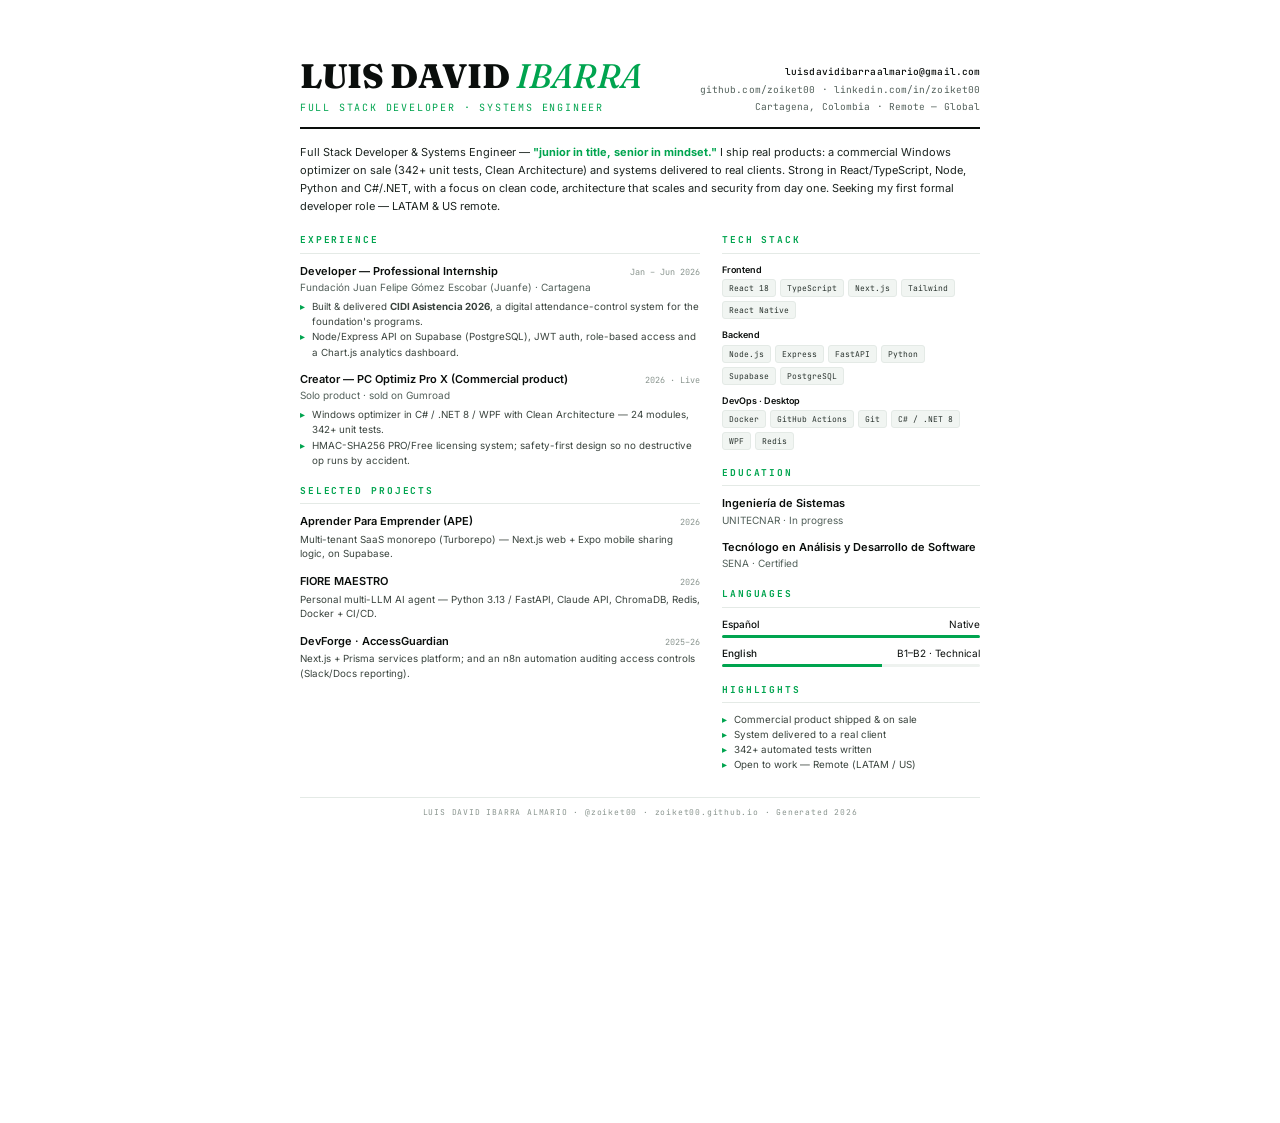
<file: cv.html>
<!DOCTYPE html>
<html lang="en">
<head>
<meta charset="UTF-8">
<title>Luis David Ibarra Almario — CV</title>
<link rel="preconnect" href="https://fonts.googleapis.com">
<link rel="preconnect" href="https://fonts.gstatic.com" crossorigin>
<link href="https://fonts.googleapis.com/css2?family=Fraunces:opsz,wght@9..144,500..900&family=Inter:wght@300;400;500;600;700&family=JetBrains+Mono:wght@400;500&display=swap" rel="stylesheet">
<style>
  *{margin:0;padding:0;box-sizing:border-box}
  :root{--ink:#0a0e0c;--dim:#52605a;--faint:#8a958f;--green:#00a44f;--line:#e4eae6}
  html,body{background:#fff}
  body{font-family:'Inter',sans-serif;color:var(--ink);font-size:10.5px;line-height:1.5;-webkit-print-color-adjust:exact;print-color-adjust:exact}
  .page{width:210mm;min-height:297mm;margin:0 auto;padding:16mm 15mm;background:#fff}
  /* header */
  .head{display:flex;justify-content:space-between;align-items:flex-end;border-bottom:2px solid var(--ink);padding-bottom:12px}
  .name{font-family:'Fraunces',serif;font-weight:840;font-size:34px;line-height:.95;letter-spacing:-.01em;text-transform:uppercase}
  .name em{font-style:italic;font-weight:500;color:var(--green)}
  .role{font-family:'JetBrains Mono',monospace;font-size:10px;letter-spacing:.18em;color:var(--green);text-transform:uppercase;margin-top:7px}
  .contact{text-align:right;font-family:'JetBrains Mono',monospace;font-size:9.5px;color:var(--dim);line-height:1.8;letter-spacing:.01em}
  .contact b{color:var(--ink);font-weight:500}
  /* body grid */
  .grid{display:grid;grid-template-columns:1.55fr 1fr;gap:22px;margin-top:18px}
  h2{font-family:'JetBrains Mono',monospace;font-size:9.5px;letter-spacing:.2em;color:var(--green);text-transform:uppercase;margin:0 0 9px;padding-bottom:5px;border-bottom:1px solid var(--line)}
  section{margin-bottom:16px}
  .summary{font-size:11px;line-height:1.65;color:#1c2420}
  .summary b{color:var(--green)}
  .item{margin-bottom:11px}
  .item-h{display:flex;justify-content:space-between;align-items:baseline;gap:8px}
  .item-t{font-weight:600;font-size:11px;color:var(--ink)}
  .item-d{font-family:'JetBrains Mono',monospace;font-size:8.5px;color:var(--faint);white-space:nowrap}
  .item-s{font-size:10px;color:var(--dim);margin-top:1px}
  .item-p{font-size:9.8px;color:#39433d;margin-top:3px;line-height:1.5}
  ul.bul{list-style:none;margin-top:4px}
  ul.bul li{font-size:9.8px;color:#39433d;padding-left:12px;position:relative;line-height:1.55}
  ul.bul li::before{content:'▸';position:absolute;left:0;color:var(--green)}
  .tags{display:flex;flex-wrap:wrap;gap:4px}
  .tags span{font-family:'JetBrains Mono',monospace;font-size:8px;background:#f1f5f2;border:1px solid var(--line);color:#2c3631;padding:2px 6px;border-radius:3px}
  .skillcat{margin-bottom:9px}
  .skillcat .k{font-size:9px;font-weight:600;color:var(--ink);margin-bottom:3px}
  .lang-row{display:flex;justify-content:space-between;font-size:10px;margin-bottom:3px}
  .lang-row b{font-weight:500}
  .bar{height:3px;background:#eef2ef;border-radius:3px;overflow:hidden;margin-bottom:8px}
  .bar i{display:block;height:100%;background:var(--green)}
  .foot{margin-top:8px;font-family:'JetBrains Mono',monospace;font-size:8px;color:var(--faint);letter-spacing:.1em;text-align:center;border-top:1px solid var(--line);padding-top:8px}
</style>
</head>
<body>
<div class="page">

  <header class="head">
    <div>
      <div class="name">Luis David <em>Ibarra</em></div>
      <div class="role">Full Stack Developer · Systems Engineer</div>
    </div>
    <div class="contact">
      <div><b>luisdavidibarraalmario@gmail.com</b></div>
      <div>github.com/zoiket00 · linkedin.com/in/zoiket00</div>
      <div>Cartagena, Colombia · Remote — Global</div>
    </div>
  </header>

  <section style="margin-top:14px">
    <p class="summary">Full Stack Developer &amp; Systems Engineer — <b>"junior in title, senior in mindset."</b> I ship real products: a commercial Windows optimizer on sale (342+ unit tests, Clean Architecture) and systems delivered to real clients. Strong in React/TypeScript, Node, Python and C#/.NET, with a focus on clean code, architecture that scales and security from day one. Seeking my first formal developer role — LATAM &amp; US remote.</p>
  </section>

  <div class="grid">
    <!-- MAIN -->
    <div>
      <section>
        <h2>Experience</h2>
        <div class="item">
          <div class="item-h"><span class="item-t">Developer — Professional Internship</span><span class="item-d">Jan – Jun 2026</span></div>
          <div class="item-s">Fundación Juan Felipe Gómez Escobar (Juanfe) · Cartagena</div>
          <ul class="bul">
            <li>Built &amp; delivered <b>CIDI Asistencia 2026</b>, a digital attendance-control system for the foundation's programs.</li>
            <li>Node/Express API on Supabase (PostgreSQL), JWT auth, role-based access and a Chart.js analytics dashboard.</li>
          </ul>
        </div>
        <div class="item">
          <div class="item-h"><span class="item-t">Creator — PC Optimiz Pro X (Commercial product)</span><span class="item-d">2026 · Live</span></div>
          <div class="item-s">Solo product · sold on Gumroad</div>
          <ul class="bul">
            <li>Windows optimizer in C# / .NET 8 / WPF with Clean Architecture — 24 modules, 342+ unit tests.</li>
            <li>HMAC-SHA256 PRO/Free licensing system; safety-first design so no destructive op runs by accident.</li>
          </ul>
        </div>
      </section>

      <section>
        <h2>Selected Projects</h2>
        <div class="item">
          <div class="item-h"><span class="item-t">Aprender Para Emprender (APE)</span><span class="item-d">2026</span></div>
          <div class="item-p">Multi-tenant SaaS monorepo (Turborepo) — Next.js web + Expo mobile sharing logic, on Supabase.</div>
        </div>
        <div class="item">
          <div class="item-h"><span class="item-t">FIORE MAESTRO</span><span class="item-d">2026</span></div>
          <div class="item-p">Personal multi-LLM AI agent — Python 3.13 / FastAPI, Claude API, ChromaDB, Redis, Docker + CI/CD.</div>
        </div>
        <div class="item">
          <div class="item-h"><span class="item-t">DevForge · AccessGuardian</span><span class="item-d">2025–26</span></div>
          <div class="item-p">Next.js + Prisma services platform; and an n8n automation auditing access controls (Slack/Docs reporting).</div>
        </div>
      </section>
    </div>

    <!-- SIDE -->
    <div>
      <section>
        <h2>Tech Stack</h2>
        <div class="skillcat"><div class="k">Frontend</div><div class="tags"><span>React 18</span><span>TypeScript</span><span>Next.js</span><span>Tailwind</span><span>React Native</span></div></div>
        <div class="skillcat"><div class="k">Backend</div><div class="tags"><span>Node.js</span><span>Express</span><span>FastAPI</span><span>Python</span><span>Supabase</span><span>PostgreSQL</span></div></div>
        <div class="skillcat"><div class="k">DevOps · Desktop</div><div class="tags"><span>Docker</span><span>GitHub Actions</span><span>Git</span><span>C# / .NET 8</span><span>WPF</span><span>Redis</span></div></div>
      </section>

      <section>
        <h2>Education</h2>
        <div class="item">
          <div class="item-t">Ingeniería de Sistemas</div>
          <div class="item-s">UNITECNAR · In progress</div>
        </div>
        <div class="item">
          <div class="item-t">Tecnólogo en Análisis y Desarrollo de Software</div>
          <div class="item-s">SENA · Certified</div>
        </div>
      </section>

      <section>
        <h2>Languages</h2>
        <div class="lang-row"><b>Español</b><span>Native</span></div>
        <div class="bar"><i style="width:100%"></i></div>
        <div class="lang-row"><b>English</b><span>B1–B2 · Technical</span></div>
        <div class="bar"><i style="width:62%"></i></div>
      </section>

      <section>
        <h2>Highlights</h2>
        <ul class="bul">
          <li>Commercial product shipped &amp; on sale</li>
          <li>System delivered to a real client</li>
          <li>342+ automated tests written</li>
          <li>Open to work — Remote (LATAM / US)</li>
        </ul>
      </section>
    </div>
  </div>

  <div class="foot">LUIS DAVID IBARRA ALMARIO · @zoiket00 · zoiket00.github.io · Generated 2026</div>
</div>
</body>
</html>
</file>
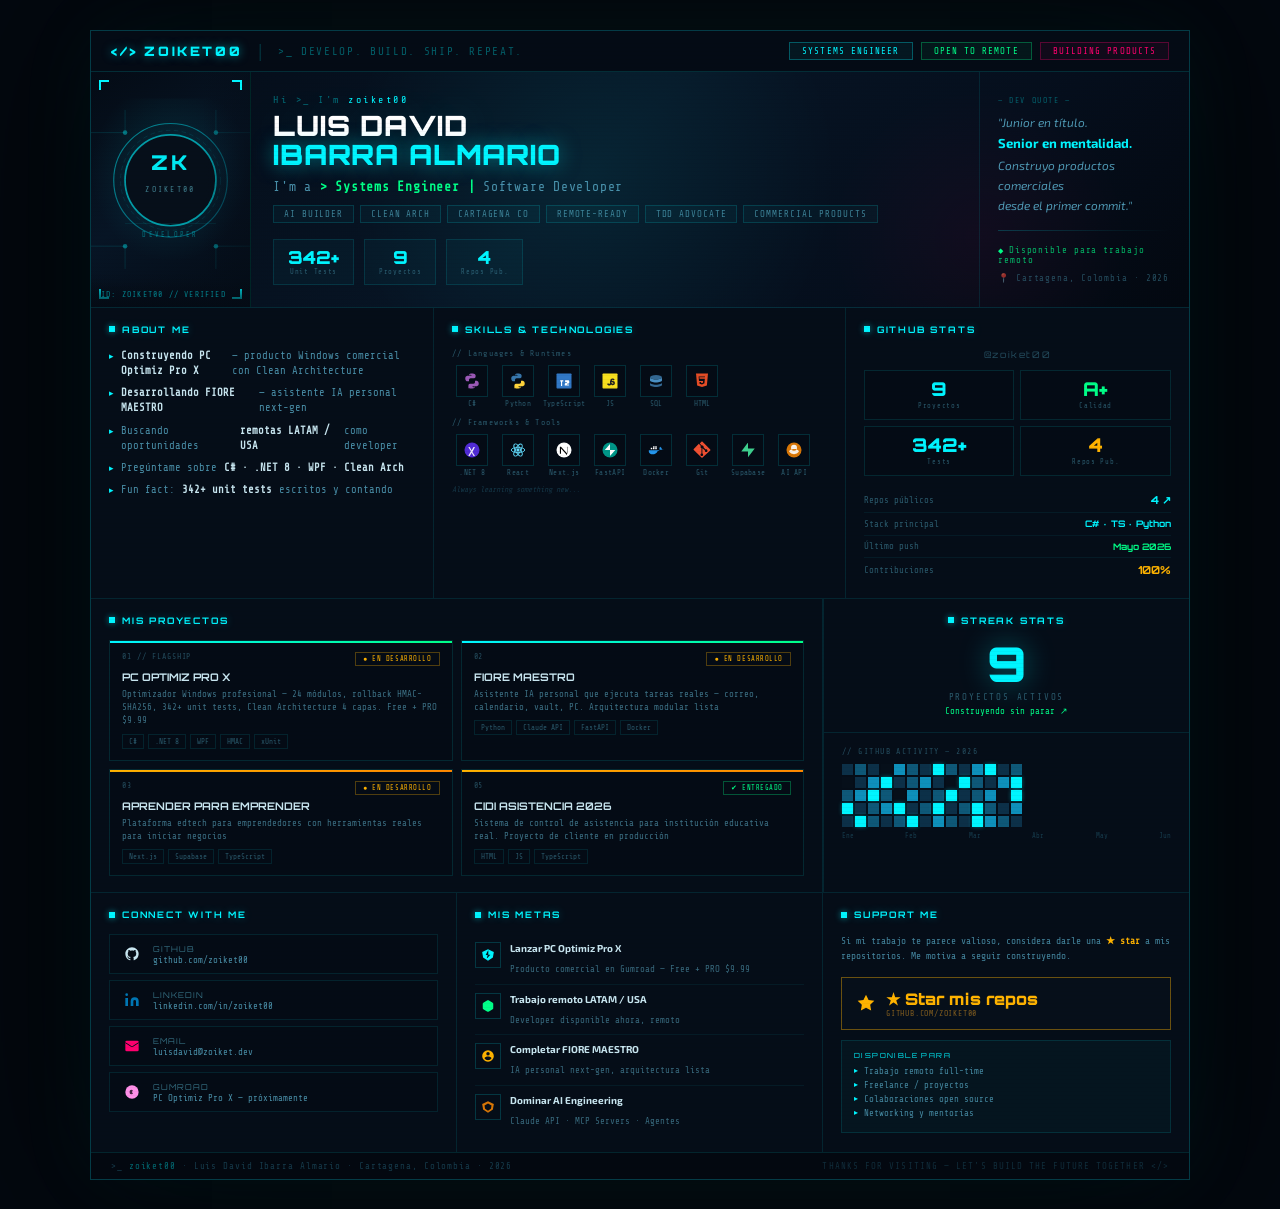
<file: index-banner-backup.html>
﻿<!DOCTYPE html>
<html lang="es">
<head>
<meta charset="UTF-8">
<meta name="viewport" content="width=device-width, initial-scale=1.0">
<title>zoiket00 — Luis David Ibarra Almario</title>
<link href="https://fonts.googleapis.com/css2?family=Share+Tech+Mono&family=Orbitron:wght@400;700;900&family=Exo+2:wght@300;400;600;700;800&display=swap" rel="stylesheet">
<style>
*{box-sizing:border-box;margin:0;padding:0}
body{
  background:#03080f;
  display:flex;align-items:flex-start;justify-content:center;
  min-height:100vh;padding:30px 20px;
  font-family:'Exo 2',sans-serif;
}
.banner{
  width:1100px;background:#050d18;
  border:1px solid rgba(0,245,255,0.2);
  overflow:hidden;position:relative;
  box-shadow:0 0 80px rgba(0,245,255,0.06),0 0 160px rgba(0,0,0,0.9);
}
.banner::before{
  content:'';position:absolute;inset:0;
  background:repeating-linear-gradient(0deg,transparent,transparent 3px,rgba(0,0,0,0.08) 3px,rgba(0,0,0,0.08) 4px);
  pointer-events:none;z-index:999;opacity:.4;
}

/* TOPBAR */
.topbar{
  background:#040b15;border-bottom:1px solid rgba(0,245,255,0.15);
  padding:9px 20px;display:flex;align-items:center;gap:16px;
}
.topbar-logo{
  font-family:'Orbitron',monospace;font-size:13px;font-weight:900;
  color:#00f5ff;letter-spacing:.2em;
  text-shadow:0 0 10px rgba(0,245,255,0.5);
}
.topbar-sep{color:rgba(0,245,255,0.2);font-size:18px}
.topbar-tag{font-family:'Share Tech Mono',monospace;font-size:11px;color:rgba(0,245,255,0.35);letter-spacing:.15em}
.topbar-badges{display:flex;gap:8px;margin-left:auto}
.tbadge{font-family:'Share Tech Mono',monospace;font-size:9px;padding:3px 12px;border:1px solid;letter-spacing:.12em;text-transform:uppercase}
.tb-c{color:#00f5ff;border-color:rgba(0,245,255,0.3);background:rgba(0,245,255,0.05)}
.tb-g{color:#00ff88;border-color:rgba(0,255,136,0.3);background:rgba(0,255,136,0.05)}
.tb-m{color:#ff006e;border-color:rgba(255,0,110,0.3);background:rgba(255,0,110,0.05)}

/* HERO */
.hero{
  background:linear-gradient(135deg,#040c18 0%,#071525 45%,#050e1c 75%,#030810 100%);
  border-bottom:1px solid rgba(0,245,255,0.12);
  display:grid;grid-template-columns:160px 1fr 210px;
  position:relative;overflow:hidden;
}
.hero-glow1{position:absolute;width:500px;height:500px;border-radius:50%;background:radial-gradient(ellipse,rgba(0,245,255,0.07) 0%,transparent 70%);top:-150px;left:250px;pointer-events:none}
.hero-glow2{position:absolute;width:300px;height:300px;border-radius:50%;background:radial-gradient(ellipse,rgba(255,0,110,0.05) 0%,transparent 70%);bottom:-80px;right:60px;pointer-events:none}

/* PHOTO COLUMN */
.hero-photo{
  position:relative;overflow:hidden;
  background:#000;
  border-right:1px solid rgba(0,245,255,0.15);
}
.hero-photo img{
  width:100%;height:100%;
  object-fit:cover;object-position:center top;
  display:block;
  filter:contrast(1.12) brightness(1.08) saturate(1.08);
}
.hero-photo::after{
  content:'';position:absolute;inset:0;
  background:linear-gradient(to right,transparent 70%,rgba(5,13,24,0.6) 100%),
             linear-gradient(to bottom,transparent 85%,rgba(5,13,24,0.8) 100%);
  pointer-events:none;
}
.photo-corner{position:absolute;width:10px;height:10px;border-color:#00f5ff;border-style:solid;z-index:2}
.pc-tl{top:8px;left:8px;border-width:2px 0 0 2px}
.pc-tr{top:8px;right:8px;border-width:2px 2px 0 0}
.pc-bl{bottom:8px;left:8px;border-width:0 0 2px 2px}
.pc-br{bottom:8px;right:8px;border-width:0 2px 2px 0}
.photo-scan{
  position:absolute;bottom:0;left:0;right:0;padding:8px 10px;z-index:2;
  background:linear-gradient(to top,rgba(4,11,21,0.95),transparent);
}
.photo-scan-text{font-family:'Share Tech Mono',monospace;font-size:8px;color:rgba(0,245,255,0.5);letter-spacing:.15em}

/* HERO MID */
.hero-mid{padding:22px 22px;position:relative;z-index:1;display:flex;flex-direction:column;justify-content:center}
.hero-eye{font-family:'Share Tech Mono',monospace;font-size:10px;color:rgba(0,245,255,0.4);letter-spacing:.25em;margin-bottom:6px}
.hero-eye span{color:#00f5ff}
.hero-name{font-family:'Orbitron',monospace;font-weight:900;font-size:28px;line-height:1.05;letter-spacing:.03em;color:#fff;text-shadow:0 0 40px rgba(0,245,255,0.2)}
.hero-name em{color:#00f5ff;font-style:normal;text-shadow:0 0 20px rgba(0,245,255,0.5)}
.hero-sub{font-family:'Share Tech Mono',monospace;font-size:13px;color:rgba(90,175,204,0.8);margin-top:9px;letter-spacing:.06em}
.hero-sub b{color:#00ff88}
.hero-htags{display:flex;gap:6px;margin-top:11px;flex-wrap:wrap}
.htag{font-family:'Share Tech Mono',monospace;font-size:9px;padding:3px 10px;border:1px solid rgba(0,245,255,0.15);color:rgba(74,154,176,0.8);letter-spacing:.1em;background:rgba(0,245,255,0.03)}
.hero-stats{display:flex;gap:10px;margin-top:16px}
.hstat{text-align:center;padding:8px 14px;border:1px solid rgba(0,245,255,0.12);background:rgba(0,245,255,0.03)}
.hstat-n{font-family:'Orbitron',monospace;font-size:18px;font-weight:900;color:#00f5ff;line-height:1}
.hstat-l{font-family:'Share Tech Mono',monospace;font-size:7px;color:rgba(58,122,144,0.7);letter-spacing:.1em;margin-top:2px}

/* HERO RIGHT */
.hero-right{padding:22px 18px;position:relative;z-index:1;display:flex;flex-direction:column;justify-content:center;border-left:1px solid rgba(0,245,255,0.1)}
.hr-label{font-family:'Share Tech Mono',monospace;font-size:8px;color:rgba(0,245,255,0.35);letter-spacing:.2em;margin-bottom:8px}
.hr-quote{font-family:'Exo 2',sans-serif;font-size:12px;color:rgba(90,175,204,0.85);font-style:italic;line-height:1.65}
.hr-quote strong{color:#00f5ff;font-style:normal;display:block;font-size:13px;font-weight:700;margin-bottom:2px}
.hr-divider{width:100%;height:1px;background:linear-gradient(to right,rgba(0,245,255,0.2),transparent);margin:14px 0}
.hr-avail{font-family:'Share Tech Mono',monospace;font-size:9px;color:rgba(0,255,136,0.7);letter-spacing:.1em;margin-bottom:8px}
.hr-avail::before{content:'◆ ';color:#00ff88;font-size:7px}
.hr-loc{font-family:'Share Tech Mono',monospace;font-size:9px;color:rgba(58,122,144,0.6);letter-spacing:.1em}

/* ROW 1 */
.row1{display:grid;grid-template-columns:1fr 1.2fr 1fr;border-bottom:1px solid rgba(0,245,255,0.1)}
.panel{border-right:1px solid rgba(0,245,255,0.1);padding:16px 18px}
.panel:last-child{border-right:none}
.ptitle{
  font-family:'Orbitron',monospace;font-size:9px;font-weight:700;
  color:#00f5ff;letter-spacing:.2em;margin-bottom:14px;
  display:flex;align-items:center;gap:7px;
  text-shadow:0 0 8px rgba(0,245,255,0.3);
}
.ptitle::before{content:'';width:6px;height:6px;background:#00f5ff;flex-shrink:0;box-shadow:0 0 6px rgba(0,245,255,0.6)}

/* ABOUT */
.ai{font-family:'Share Tech Mono',monospace;font-size:10.5px;color:rgba(90,175,204,0.8);margin-bottom:7px;display:flex;gap:7px;line-height:1.45;align-items:flex-start}
.ai::before{content:'▸';color:#00f5ff;flex-shrink:0;font-size:9px;margin-top:1px}
.ai b{color:#c8e6f0}

/* SKILLS */
.sg-label{font-family:'Share Tech Mono',monospace;font-size:8px;color:rgba(58,122,144,0.7);letter-spacing:.15em;margin-bottom:7px;margin-top:10px}
.sg-label:first-of-type{margin-top:0}
.sicons{display:flex;flex-wrap:wrap;gap:6px}
.sitem{display:flex;flex-direction:column;align-items:center;gap:2px;width:40px}
.sbox{width:32px;height:32px;border:1px solid rgba(0,245,255,0.15);background:#040b15;display:flex;align-items:center;justify-content:center;transition:border-color .2s}
.sbox:hover{border-color:rgba(0,245,255,0.5)}
.sbox svg{width:18px;height:18px}
.slbl{font-family:'Share Tech Mono',monospace;font-size:7.5px;color:rgba(58,122,144,0.7);letter-spacing:.04em}

/* GITHUB STATS */
.grade-grid{display:grid;grid-template-columns:1fr 1fr;gap:6px;margin-bottom:12px}
.gcard{background:#040b15;border:1px solid rgba(0,245,255,0.12);padding:9px 10px;text-align:center}
.gcard-n{font-family:'Orbitron',monospace;font-size:19px;font-weight:900;color:#00f5ff;line-height:1}
.gcard-l{font-family:'Share Tech Mono',monospace;font-size:7px;color:rgba(58,122,144,0.7);letter-spacing:.1em;margin-top:3px}
.srow{display:flex;align-items:center;justify-content:space-between;padding:5px 0;border-bottom:1px solid rgba(0,245,255,0.06)}
.srow:last-child{border-bottom:none}
.srow-l{font-family:'Share Tech Mono',monospace;font-size:9px;color:rgba(58,122,144,0.7)}
.srow-v{font-family:'Orbitron',monospace;font-size:11px;font-weight:700;color:#00f5ff}

/* ROW 2 */
.row2{display:grid;grid-template-columns:2fr 1fr;border-bottom:1px solid rgba(0,245,255,0.1)}
.proj-grid{display:grid;grid-template-columns:1fr 1fr;gap:8px}
.pcard{border:1px solid rgba(0,245,255,0.12);background:#040b15;padding:11px 12px;position:relative;overflow:hidden}
.pcard::before{content:'';position:absolute;top:0;left:0;right:0;height:2px}
.pcard.prod::before{background:linear-gradient(90deg,#00f5ff,#00ff88)}
.pcard.func::before{background:linear-gradient(90deg,#ffb300,#ff8800)}
.pcard-header{display:flex;align-items:flex-start;justify-content:space-between;margin-bottom:5px}
.pcard-id{font-family:'Share Tech Mono',monospace;font-size:8px;color:rgba(58,122,144,0.6);letter-spacing:.12em}
.pcard-status{font-family:'Share Tech Mono',monospace;font-size:7px;padding:2px 7px;border:1px solid;letter-spacing:.08em}
.ps-dev{color:#ffb300;border-color:rgba(255,179,0,0.3)}
.ps-done{color:#00ff88;border-color:rgba(0,255,136,0.3)}
.pcard-name{font-family:'Orbitron',monospace;font-size:10.5px;font-weight:700;color:#c8e6f0;margin-bottom:5px;line-height:1.2}
.pcard-desc{font-family:'Share Tech Mono',monospace;font-size:9px;color:rgba(74,138,160,0.8);line-height:1.45;margin-bottom:6px}
.pcard-tags{display:flex;gap:4px;flex-wrap:wrap}
.ptag{font-family:'Share Tech Mono',monospace;font-size:7.5px;padding:2px 6px;border:1px solid rgba(0,245,255,0.1);color:rgba(58,122,144,0.7)}

/* STREAK */
.row2-right{display:flex;flex-direction:column;border-left:1px solid rgba(0,245,255,0.1)}
.streak-panel{padding:16px 18px;border-bottom:1px solid rgba(0,245,255,0.1);text-align:center}
.streak-big{font-family:'Orbitron',monospace;font-size:48px;font-weight:900;color:#00f5ff;line-height:1;text-shadow:0 0 30px rgba(0,245,255,0.4)}
.streak-lbl{font-family:'Share Tech Mono',monospace;font-size:9px;color:rgba(58,122,144,0.7);letter-spacing:.2em;margin-top:4px}
.streak-sub{font-family:'Share Tech Mono',monospace;font-size:9px;color:#00ff88;margin-top:4px}
.graph-panel{padding:14px 18px;flex:1}
.graph-title{font-family:'Share Tech Mono',monospace;font-size:8px;color:rgba(58,122,144,0.6);letter-spacing:.18em;margin-bottom:8px}
.graph-wrap{display:flex;flex-direction:column;gap:2px}
.graph-row{display:flex;gap:2px}
.gc{width:11px;height:11px;background:#060f1a}
.gc.l1{background:#0c3048}.gc.l2{background:#0e5878}.gc.l3{background:#0e90bb}.gc.l4{background:#00f5ff;box-shadow:0 0 4px rgba(0,245,255,0.4)}
.gmonths{display:flex;justify-content:space-between;margin-top:5px}
.gmonth{font-family:'Share Tech Mono',monospace;font-size:7px;color:rgba(30,80,100,0.7)}

/* ROW 3 */
.row3{display:grid;grid-template-columns:1fr 1fr 1fr}
.slink{display:flex;align-items:center;gap:10px;padding:8px 11px;border:1px solid rgba(0,245,255,0.1);background:#040b15;margin-bottom:6px;cursor:pointer;text-decoration:none;transition:all .2s}
.slink:last-child{margin-bottom:0}
.slink:hover{border-color:rgba(0,245,255,0.35);background:rgba(0,245,255,0.04)}
.slink-icon{width:22px;height:22px;display:flex;align-items:center;justify-content:center;flex-shrink:0}
.slink-icon svg{width:16px;height:16px}
.slink-name{font-family:'Orbitron',monospace;font-size:8px;color:rgba(74,154,176,0.7);letter-spacing:.12em;display:block}
.slink-url{font-family:'Share Tech Mono',monospace;font-size:9px;color:rgba(90,175,204,0.8);display:block;margin-top:1px}
.gitem{display:flex;align-items:flex-start;gap:9px;padding:8px 0;border-bottom:1px solid rgba(0,245,255,0.06)}
.gitem:last-child{border-bottom:none}
.gicon{width:26px;height:26px;border:1px solid rgba(0,245,255,0.18);display:flex;align-items:center;justify-content:center;flex-shrink:0}
.gicon svg{width:14px;height:14px}
.gtxt b{font-family:'Exo 2',sans-serif;font-size:10px;font-weight:700;color:#c8e6f0;display:block;margin-bottom:2px}
.gtxt span{font-family:'Share Tech Mono',monospace;font-size:9px;color:rgba(74,138,160,0.75);line-height:1.4}
.sup-txt{font-family:'Share Tech Mono',monospace;font-size:9.5px;color:rgba(90,175,204,0.75);line-height:1.6;margin-bottom:12px}
.sup-txt b{color:#c8e6f0}
.star-btn{display:flex;align-items:center;gap:10px;padding:11px 14px;background:#060f1a;border:1px solid rgba(255,179,0,0.4);cursor:pointer;width:100%;margin-bottom:10px;transition:all .2s;text-decoration:none}
.star-btn:hover{border-color:#ffb300;background:rgba(255,179,0,0.06);box-shadow:0 0 12px rgba(255,179,0,0.1)}
.star-btn svg{width:20px;height:20px;flex-shrink:0}
.star-n{font-family:'Orbitron',monospace;font-size:16px;font-weight:900;color:#ffb300}
.star-l{font-family:'Share Tech Mono',monospace;font-size:8px;color:rgba(160,112,32,0.8);letter-spacing:.1em}
.avail-box{padding:10px 12px;border:1px solid rgba(0,245,255,0.12);background:rgba(0,245,255,0.03)}
.avail-title{font-family:'Orbitron',monospace;font-size:7px;color:#00f5ff;letter-spacing:.2em;margin-bottom:6px}
.avail-item{font-family:'Share Tech Mono',monospace;font-size:9px;color:rgba(90,175,204,0.75);margin-bottom:4px;display:flex;gap:6px}
.avail-item::before{content:'▸';color:#00f5ff;font-size:8px}

/* FOOTER */
.footer{background:#030810;border-top:1px solid rgba(0,245,255,0.12);padding:8px 20px;display:flex;align-items:center;justify-content:space-between}
.foot-l{font-family:'Share Tech Mono',monospace;font-size:9px;color:rgba(30,80,100,0.7);letter-spacing:.1em}
.foot-l span{color:rgba(0,245,255,0.4)}
.foot-r{font-family:'Share Tech Mono',monospace;font-size:9px;color:rgba(30,80,100,0.5);letter-spacing:.12em}
</style>
</head>
<body>
<div class="banner">

<div class="topbar">
  <span class="topbar-logo">&lt;/&gt; ZOIKET00</span>
  <span class="topbar-sep">|</span>
  <span class="topbar-tag">&gt;_ DEVELOP. BUILD. SHIP. REPEAT.</span>
  <div class="topbar-badges">
    <span class="tbadge tb-c">Systems Engineer</span>
    <span class="tbadge tb-g">Open to Remote</span>
    <span class="tbadge tb-m">Building Products</span>
  </div>
</div>

<div class="hero">
  <div class="hero-glow1"></div>
  <div class="hero-glow2"></div>

  <div class="hero-photo">
    <div style="width:100%;height:100%;display:flex;flex-direction:column;align-items:center;justify-content:center;background:linear-gradient(145deg,#040b15 0%,#071525 50%,#040b15 100%);position:relative;">
      <svg viewBox="0 0 140 160" width="140" height="160" xmlns="http://www.w3.org/2000/svg" style="position:absolute;inset:0;width:100%;height:100%">
        <defs>
          <radialGradient id="glow" cx="50%" cy="40%" r="50%">
            <stop offset="0%" stop-color="#00f5ff" stop-opacity="0.12"/>
            <stop offset="100%" stop-color="#00f5ff" stop-opacity="0"/>
          </radialGradient>
          <linearGradient id="ring" x1="0%" y1="0%" x2="100%" y2="100%">
            <stop offset="0%" stop-color="#00f5ff"/>
            <stop offset="100%" stop-color="#0090aa"/>
          </linearGradient>
        </defs>
        <rect width="140" height="160" fill="url(#glow)"/>
        <!-- circuit lines -->
        <line x1="0" y1="30" x2="30" y2="30" stroke="#00f5ff" stroke-width="0.5" opacity="0.2"/>
        <line x1="30" y1="30" x2="30" y2="10" stroke="#00f5ff" stroke-width="0.5" opacity="0.2"/>
        <line x1="110" y1="30" x2="140" y2="30" stroke="#00f5ff" stroke-width="0.5" opacity="0.2"/>
        <line x1="110" y1="30" x2="110" y2="10" stroke="#00f5ff" stroke-width="0.5" opacity="0.2"/>
        <line x1="0" y1="130" x2="30" y2="130" stroke="#00f5ff" stroke-width="0.5" opacity="0.2"/>
        <line x1="30" y1="130" x2="30" y2="150" stroke="#00f5ff" stroke-width="0.5" opacity="0.2"/>
        <line x1="110" y1="130" x2="140" y2="130" stroke="#00f5ff" stroke-width="0.5" opacity="0.2"/>
        <line x1="110" y1="130" x2="110" y2="150" stroke="#00f5ff" stroke-width="0.5" opacity="0.2"/>
        <!-- outer ring -->
        <circle cx="70" cy="72" r="50" fill="none" stroke="url(#ring)" stroke-width="1" opacity="0.5"/>
        <circle cx="70" cy="72" r="44" fill="none" stroke="#00f5ff" stroke-width="0.4" opacity="0.2" stroke-dasharray="4 3"/>
        <!-- avatar circle -->
        <circle cx="70" cy="72" r="40" fill="#060f1a"/>
        <circle cx="70" cy="72" r="40" fill="none" stroke="#00f5ff" stroke-width="1.5" opacity="0.6"/>
        <!-- initials -->
        <text x="70" y="63" text-anchor="middle" font-family="'Orbitron',monospace" font-size="18" font-weight="900" fill="#00f5ff" letter-spacing="3" opacity="0.95">ZK</text>
        <text x="70" y="82" text-anchor="middle" font-family="'Share Tech Mono',monospace" font-size="7" fill="#5aafc0" letter-spacing="2" opacity="0.7">ZOIKET00</text>
        <!-- scan line -->
        <line x1="30" y1="110" x2="110" y2="110" stroke="#00f5ff" stroke-width="0.5" opacity="0.15"/>
        <text x="70" y="122" text-anchor="middle" font-family="'Share Tech Mono',monospace" font-size="6" fill="#00f5ff" letter-spacing="2" opacity="0.4">DEVELOPER</text>
        <!-- dots -->
        <circle cx="30" cy="30" r="2" fill="#00f5ff" opacity="0.4"/>
        <circle cx="110" cy="30" r="2" fill="#00f5ff" opacity="0.4"/>
        <circle cx="30" cy="130" r="2" fill="#00f5ff" opacity="0.4"/>
        <circle cx="110" cy="130" r="2" fill="#00f5ff" opacity="0.4"/>
      </svg>
    </div>
    <div class="photo-corner pc-tl"></div>
    <div class="photo-corner pc-tr"></div>
    <div class="photo-corner pc-bl"></div>
    <div class="photo-corner pc-br"></div>
    <div class="photo-scan">
      <div class="photo-scan-text">ID: ZOIKET00 // VERIFIED</div>
    </div>
  </div>

  <div class="hero-mid">
    <div class="hero-eye">Hi &gt;_ I'm <span>zoiket00</span></div>
    <div class="hero-name">LUIS DAVID<br><em>IBARRA ALMARIO</em></div>
    <div class="hero-sub">I'm a <b>&gt; Systems Engineer |</b> Software Developer</div>
    <div class="hero-htags">
      <span class="htag">AI BUILDER</span>
      <span class="htag">CLEAN ARCH</span>
      <span class="htag">CARTAGENA CO</span>
      <span class="htag">REMOTE-READY</span>
      <span class="htag">TDD ADVOCATE</span>
      <span class="htag">COMMERCIAL PRODUCTS</span>
    </div>
    <div class="hero-stats">
      <div class="hstat"><div class="hstat-n">342+</div><div class="hstat-l">Unit Tests</div></div>
      <div class="hstat"><div class="hstat-n">9</div><div class="hstat-l">Proyectos</div></div>
      <div class="hstat"><div class="hstat-n">4</div><div class="hstat-l">Repos Pub.</div></div>
    </div>
  </div>

  <div class="hero-right">
    <div class="hr-label">— DEV QUOTE —</div>
    <div class="hr-quote">
      "Junior en título.<br>
      <strong>Senior en mentalidad.</strong>
      Construyo productos comerciales<br>desde el primer commit."
    </div>
    <div class="hr-divider"></div>
    <div class="hr-avail">Disponible para trabajo remoto</div>
    <div class="hr-loc">📍 Cartagena, Colombia · 2026</div>
  </div>
</div>

<div class="row1">
  <div class="panel">
    <div class="ptitle">ABOUT ME</div>
    <div class="ai"><b>Construyendo PC Optimiz Pro X</b> — producto Windows comercial con Clean Architecture</div>
    <div class="ai"><b>Desarrollando FIORE MAESTRO</b> — asistente IA personal next-gen</div>
    <div class="ai">Buscando oportunidades <b>remotas LATAM / USA</b> como developer</div>
    <div class="ai">Pregúntame sobre <b>C# · .NET 8 · WPF · Clean Arch</b></div>
    <div class="ai">Fun fact: <b>342+ unit tests</b> escritos y contando</div>
  </div>

  <div class="panel">
    <div class="ptitle">SKILLS &amp; TECHNOLOGIES</div>
    <div class="sg-label">// Languages &amp; Runtimes</div>
    <div class="sicons">
      <div class="sitem"><div class="sbox" title="C#"><svg viewBox="0 0 24 24"><path d="M11.5 2C7.9 2 8.3 4.2 8.3 4.2H11.5v.8H6.8S3 4.6 3 8.6s3.3 3.8 3.3 3.8H8V10.7s-.08-2.4 2.4-2.4h4s2.4.08 2.4-2.4V4.2S16.5 2 11.5 2zm-1.5 1.5c.3 0 .5.2.5.5s-.2.5-.5.5-.5-.2-.5-.5.2-.5.5-.5z" fill="#9b59b6"/><path d="M12.5 22c3.6 0 3.2-2.2 3.2-2.2H12.5v-.8h4.7s3.8.4 3.8-3.6-3.3-3.8-3.3-3.8H16v1.7s.08 2.4-2.4 2.4h-4s-2.4-.08-2.4 2.4v3.7S7.5 22 12.5 22zm1.5-1.5c-.3 0-.5-.2-.5-.5s.2-.5.5-.5.5.2.5.5-.2.5-.5.5z" fill="#9b59b6"/></svg></div><span class="slbl">C#</span></div>
      <div class="sitem"><div class="sbox" title="Python"><svg viewBox="0 0 24 24"><path d="M11.5 2C7.9 2 8.3 4.2 8.3 4.2H11.5v.8H6.8S3 4.6 3 8.6s3.3 3.8 3.3 3.8H8V10.7s-.08-2.4 2.4-2.4h4s2.4.08 2.4-2.4V4.2S16.5 2 11.5 2zm-1.5 1.5c.3 0 .5.2.5.5s-.2.5-.5.5-.5-.2-.5-.5.2-.5.5-.5z" fill="#3776ab"/><path d="M12.5 22c3.6 0 3.2-2.2 3.2-2.2H12.5v-.8h4.7s3.8.4 3.8-3.6-3.3-3.8-3.3-3.8H16v1.7s.08 2.4-2.4 2.4h-4s-2.4-.08-2.4 2.4v3.7S7.5 22 12.5 22zm1.5-1.5c-.3 0-.5-.2-.5-.5s.2-.5.5-.5.5.2.5.5-.2.5-.5.5z" fill="#ffd43b"/></svg></div><span class="slbl">Python</span></div>
      <div class="sitem"><div class="sbox" title="TypeScript"><svg viewBox="0 0 24 24"><rect x="2" y="2" width="20" height="20" rx="1" fill="#3178c6"/><path d="M7 11h4v1.5H9.5v6H8v-6H7V11zm6.5 0h4c.8 0 1.5.7 1.5 1.5v1.5c0 .8-.7 1.5-1.5 1.5h-1c-.3 0-.5.2-.5.5v.5h2.5v1.5H13v-2c0-.8.7-1.5 1.5-1.5h1c.3 0 .5-.2.5-.5v-.5H13.5V11z" fill="#fff"/></svg></div><span class="slbl">TypeScript</span></div>
      <div class="sitem"><div class="sbox" title="JavaScript"><svg viewBox="0 0 24 24"><rect x="2" y="2" width="20" height="20" rx="1" fill="#f7df1e"/><path d="M14 11.5v3.7c0 1.6-1.7 2.8-3 2.8-1.4 0-2.5-.8-3-2l1.7-.9c.2.5.6.9 1.3.9.5 0 1-.3 1-1.2V11.5H14zm4.5 3.4c0 1.7-1.2 2.6-2.8 2.6-1.5 0-2.5-.8-3-2l1.7-.9c.3.5.7 1 1.3 1 .5 0 .8-.2.8-.7 0-.5-.3-.7-1.6-1.3-1.1-.5-2.4-1.2-2.4-2.6 0-1.4 1.1-2.5 2.8-2.5 1.3 0 2.2.5 2.9 1.8l-1.6.9c-.3-.6-.7-.9-1.3-.9-.5 0-.8.3-.8.7 0 .4.3.6 1.5 1.1C17.8 12.4 18.5 13 18.5 14.9z" fill="#222"/></svg></div><span class="slbl">JS</span></div>
      <div class="sitem"><div class="sbox" title="SQL"><svg viewBox="0 0 24 24"><ellipse cx="12" cy="7" rx="8" ry="3" fill="#336791"/><path d="M4 7v4c0 1.66 3.58 3 8 3s8-1.34 8-3V7c0 1.66-3.58 3-8 3S4 8.66 4 7z" fill="#4a90c4"/><path d="M4 14v3c0 1.66 3.58 3 8 3s8-1.34 8-3v-3c0 1.66-3.58 3-8 3s-8-1.34-8-3z" fill="#336791"/></svg></div><span class="slbl">SQL</span></div>
      <div class="sitem"><div class="sbox" title="HTML/CSS"><svg viewBox="0 0 24 24"><path d="M4 2l1.5 16L12 20l6.5-2L20 2H4zm12 5H8.5l.2 2h7.1l-.6 6L12 16.5l-3.2-.9-.2-2.4h2l.1 1.2 1.3.4 1.3-.4.2-2.4H8l-.5-5.9H16l-.2 1.5z" fill="#e44d26"/></svg></div><span class="slbl">HTML</span></div>
    </div>
    <div class="sg-label">// Frameworks &amp; Tools</div>
    <div class="sicons">
      <div class="sitem"><div class="sbox" title=".NET 8"><svg viewBox="0 0 24 24"><circle cx="12" cy="12" r="10" fill="#512bd4"/><path d="M7 8h2l2.5 4.5L14 8h2l-3.5 6.5L16 20h-2l-2.5-4.5L9 20H7l3.5-6.5L7 8z" fill="#fff" opacity=".9"/></svg></div><span class="slbl">.NET 8</span></div>
      <div class="sitem"><div class="sbox" title="React"><svg viewBox="0 0 24 24"><circle cx="12" cy="12" r="2.2" fill="#61dafb"/><ellipse cx="12" cy="12" rx="9" ry="3.5" stroke="#61dafb" stroke-width="1.2" fill="none"/><ellipse cx="12" cy="12" rx="9" ry="3.5" stroke="#61dafb" stroke-width="1.2" fill="none" transform="rotate(60 12 12)"/><ellipse cx="12" cy="12" rx="9" ry="3.5" stroke="#61dafb" stroke-width="1.2" fill="none" transform="rotate(120 12 12)"/></svg></div><span class="slbl">React</span></div>
      <div class="sitem"><div class="sbox" title="Next.js"><svg viewBox="0 0 24 24"><circle cx="12" cy="12" r="10" fill="#fff"/><path d="M15 7.5h1.5V17L8 7.5H6.5V17H8v-7l7.8 8.7c.1.1.2.2.2.3V7.5z" fill="#000"/></svg></div><span class="slbl">Next.js</span></div>
      <div class="sitem"><div class="sbox" title="FastAPI"><svg viewBox="0 0 24 24"><circle cx="12" cy="12" r="10" fill="#009688"/><path d="M12 4L5 12h7V4zm0 16l7-8h-7v8z" fill="#fff"/></svg></div><span class="slbl">FastAPI</span></div>
      <div class="sitem"><div class="sbox" title="Docker"><svg viewBox="0 0 24 24"><path d="M22 11.5c-.3-.2-1-.4-2-.3-.2-1.3-.9-2.4-2-3.2l-.4-.3-.3.4c-.4.6-.7 1.4-.7 2.2 0 .5.1 1 .4 1.5-.4.2-.9.4-1.5.4H2.5c-.3 1.1 0 2.7.8 3.8.8 1.1 2.1 1.7 3.7 1.7 3.5 0 6.1-1.6 7.3-4.5.5 0 1.5 0 2-.9 0 0 .2-.3.3-.8l-.6 0z" fill="#2496ed"/><rect x="5" y="9" width="2" height="2" fill="#fff" rx=".3"/><rect x="8" y="9" width="2" height="2" fill="#fff" rx=".3"/><rect x="11" y="9" width="2" height="2" fill="#fff" rx=".3"/><rect x="8" y="7" width="2" height="2" fill="#fff" rx=".3"/><rect x="11" y="7" width="2" height="2" fill="#fff" rx=".3"/></svg></div><span class="slbl">Docker</span></div>
      <div class="sitem"><div class="sbox" title="Git"><svg viewBox="0 0 24 24"><path d="M23 11.3L12.7 1c-.4-.4-1-.4-1.4 0L9 3.3l2.8 2.8c.6-.2 1.4 0 1.9.5.5.5.7 1.3.5 1.9l2.7 2.7c.7-.2 1.4 0 1.9.5.7.7.7 1.8 0 2.5-.7.7-1.8.7-2.5 0-.5-.5-.7-1.3-.5-1.9L12.5 9.5v7.1c.2.1.3.2.5.4.7.7.7 1.8 0 2.5-.7.7-1.8.7-2.5 0-.7-.7-.7-1.8 0-2.5.2-.2.5-.4.8-.4V9.4c-.3-.1-.5-.3-.8-.4-.7-.7-.7-1.8 0-2.5L7.8 3.7 1 10.7c-.4.4-.4 1 0 1.4L11.3 22c.4.4 1 .4 1.4 0L23 12.7c.4-.4.4-1 0-1.4z" fill="#f05032"/></svg></div><span class="slbl">Git</span></div>
      <div class="sitem"><div class="sbox" title="Supabase"><svg viewBox="0 0 24 24"><path d="M11.5 2.5L3 14h9v7.5L21 10h-9V2.5z" fill="#3ecf8e"/></svg></div><span class="slbl">Supabase</span></div>
      <div class="sitem"><div class="sbox" title="Claude AI API"><svg viewBox="0 0 24 24"><circle cx="12" cy="12" r="10" fill="#d97706"/><path d="M12 5a4 4 0 1 0 0 8 4 4 0 0 0 0-8zm0 12.5a8 8 0 0 1-6.5-3.3c.04-2.2 4.3-3.4 6.5-3.4s6.46 1.2 6.5 3.4a8 8 0 0 1-6.5 3.3z" fill="#fff" opacity=".9"/></svg></div><span class="slbl">AI API</span></div>
    </div>
    <div style="font-family:'Share Tech Mono',monospace;font-size:8px;color:rgba(30,80,100,0.6);margin-top:8px;font-style:italic">Always learning something new...</div>
  </div>

  <div class="panel">
    <div class="ptitle">GITHUB STATS</div>
    <div style="font-family:'Orbitron',monospace;font-size:9px;color:rgba(58,122,144,0.6);letter-spacing:.18em;text-align:center;margin-bottom:10px">@zoiket00</div>
    <div class="grade-grid">
      <div class="gcard"><div class="gcard-n">9</div><div class="gcard-l">Proyectos</div></div>
      <div class="gcard"><div class="gcard-n" style="color:#00ff88">A+</div><div class="gcard-l">Calidad</div></div>
      <div class="gcard"><div class="gcard-n">342+</div><div class="gcard-l">Tests</div></div>
      <div class="gcard"><div class="gcard-n" style="color:#ffb300">4</div><div class="gcard-l">Repos Pub.</div></div>
    </div>
    <div class="srow"><span class="srow-l">Repos públicos</span><span class="srow-v">4 ↗</span></div>
    <div class="srow"><span class="srow-l">Stack principal</span><span class="srow-v" style="font-size:9px">C# · TS · Python</span></div>
    <div class="srow"><span class="srow-l">Último push</span><span class="srow-v" style="font-size:9px;color:#00ff88">Mayo 2026</span></div>
    <div class="srow"><span class="srow-l">Contribuciones</span><span class="srow-v" style="color:#ffb300">100%</span></div>
  </div>
</div>

<div class="row2">
  <div class="panel">
    <div class="ptitle">MIS PROYECTOS</div>
    <div class="proj-grid">
      <div class="pcard prod">
        <div class="pcard-header"><span class="pcard-id">01 // FLAGSHIP</span><span class="pcard-status ps-dev">● EN DESARROLLO</span></div>
        <div class="pcard-name">PC OPTIMIZ PRO X</div>
        <div class="pcard-desc">Optimizador Windows profesional — 24 módulos, rollback HMAC-SHA256, 342+ unit tests, Clean Architecture 4 capas. Free + PRO $9.99</div>
        <div class="pcard-tags"><span class="ptag">C#</span><span class="ptag">.NET 8</span><span class="ptag">WPF</span><span class="ptag">HMAC</span><span class="ptag">xUnit</span></div>
      </div>
      <div class="pcard prod">
        <div class="pcard-header"><span class="pcard-id">02</span><span class="pcard-status ps-dev">● EN DESARROLLO</span></div>
        <div class="pcard-name">FIORE MAESTRO</div>
        <div class="pcard-desc">Asistente IA personal que ejecuta tareas reales — correo, calendario, vault, PC. Arquitectura modular lista</div>
        <div class="pcard-tags"><span class="ptag">Python</span><span class="ptag">Claude API</span><span class="ptag">FastAPI</span><span class="ptag">Docker</span></div>
      </div>
      <div class="pcard func">
        <div class="pcard-header"><span class="pcard-id">03</span><span class="pcard-status ps-dev">● EN DESARROLLO</span></div>
        <div class="pcard-name">APRENDER PARA EMPRENDER</div>
        <div class="pcard-desc">Plataforma edtech para emprendedores con herramientas reales para iniciar negocios</div>
        <div class="pcard-tags"><span class="ptag">Next.js</span><span class="ptag">Supabase</span><span class="ptag">TypeScript</span></div>
      </div>
      <div class="pcard func">
        <div class="pcard-header"><span class="pcard-id">05</span><span class="pcard-status ps-done">✔ ENTREGADO</span></div>
        <div class="pcard-name">CIDI ASISTENCIA 2026</div>
        <div class="pcard-desc">Sistema de control de asistencia para institución educativa real. Proyecto de cliente en producción</div>
        <div class="pcard-tags"><span class="ptag">HTML</span><span class="ptag">JS</span><span class="ptag">TypeScript</span></div>
      </div>
    </div>
  </div>
  <div class="row2-right">
    <div class="streak-panel">
      <div class="ptitle" style="justify-content:center">STREAK STATS</div>
      <div class="streak-big">9</div>
      <div class="streak-lbl">PROYECTOS ACTIVOS</div>
      <div class="streak-sub">Construyendo sin parar ↗</div>
    </div>
    <div class="graph-panel">
      <div class="graph-title">// GITHUB ACTIVITY — 2026</div>
      <div class="graph-wrap">
        <div class="graph-row"><div class="gc l1"></div><div class="gc l2"></div><div class="gc l1"></div><div class="gc"></div><div class="gc l3"></div><div class="gc l2"></div><div class="gc l1"></div><div class="gc l4"></div><div class="gc l2"></div><div class="gc l1"></div><div class="gc l3"></div><div class="gc l4"></div><div class="gc l1"></div><div class="gc l2"></div></div>
        <div class="graph-row"><div class="gc"></div><div class="gc l1"></div><div class="gc l3"></div><div class="gc l4"></div><div class="gc l1"></div><div class="gc l2"></div><div class="gc l3"></div><div class="gc l1"></div><div class="gc"></div><div class="gc l4"></div><div class="gc l2"></div><div class="gc l1"></div><div class="gc l3"></div><div class="gc l4"></div></div>
        <div class="graph-row"><div class="gc l2"></div><div class="gc l3"></div><div class="gc l4"></div><div class="gc l2"></div><div class="gc"></div><div class="gc l3"></div><div class="gc l1"></div><div class="gc l2"></div><div class="gc l4"></div><div class="gc l1"></div><div class="gc l2"></div><div class="gc l3"></div><div class="gc"></div><div class="gc l4"></div></div>
        <div class="graph-row"><div class="gc l4"></div><div class="gc l1"></div><div class="gc l2"></div><div class="gc l3"></div><div class="gc l4"></div><div class="gc l1"></div><div class="gc l2"></div><div class="gc l4"></div><div class="gc l1"></div><div class="gc l2"></div><div class="gc l4"></div><div class="gc l2"></div><div class="gc l1"></div><div class="gc l3"></div></div>
        <div class="graph-row"><div class="gc l1"></div><div class="gc l4"></div><div class="gc l2"></div><div class="gc l1"></div><div class="gc l2"></div><div class="gc l4"></div><div class="gc l1"></div><div class="gc l3"></div><div class="gc l2"></div><div class="gc l1"></div><div class="gc l4"></div><div class="gc l3"></div><div class="gc l2"></div><div class="gc l1"></div></div>
      </div>
      <div class="gmonths"><span class="gmonth">Ene</span><span class="gmonth">Feb</span><span class="gmonth">Mar</span><span class="gmonth">Abr</span><span class="gmonth">May</span><span class="gmonth">Jun</span></div>
    </div>
  </div>
</div>

<div class="row3">
  <div class="panel">
    <div class="ptitle">CONNECT WITH ME</div>
    <a href="https://github.com/zoiket00" class="slink"><div class="slink-icon"><svg viewBox="0 0 24 24" fill="#c8e6f0"><path d="M12 2C6.477 2 2 6.477 2 12c0 4.42 2.865 8.164 6.839 9.49.5.09.682-.217.682-.482 0-.237-.008-.866-.013-1.7-2.782.603-3.369-1.34-3.369-1.34-.454-1.156-1.11-1.463-1.11-1.463-.908-.62.069-.607.069-.607 1.003.07 1.531 1.03 1.531 1.03.892 1.529 2.341 1.087 2.91.832.092-.646.35-1.086.636-1.336-2.22-.253-4.555-1.11-4.555-4.943 0-1.091.39-1.984 1.029-2.683-.103-.253-.446-1.27.098-2.647 0 0 .84-.268 2.75 1.026A9.578 9.578 0 0112 6.836c.85.004 1.705.114 2.504.337 1.909-1.294 2.747-1.026 2.747-1.026.546 1.377.202 2.394.1 2.647.64.699 1.028 1.592 1.028 2.683 0 3.842-2.339 4.687-4.566 4.935.359.309.678.919.678 1.852 0 1.336-.012 2.415-.012 2.741 0 .267.18.578.688.48C19.138 20.16 22 16.416 22 12c0-5.523-4.477-10-10-10z"/></svg></div><div><span class="slink-name">GITHUB</span><span class="slink-url">github.com/zoiket00</span></div></a>
    <a href="https://linkedin.com/in/zoiket00" class="slink"><div class="slink-icon"><svg viewBox="0 0 24 24" fill="#0077b5"><path d="M16 8a6 6 0 016 6v7h-4v-7a2 2 0 00-2-2 2 2 0 00-2 2v7h-4v-7a6 6 0 016-6zM2 9h4v12H2z"/><circle cx="4" cy="4" r="2"/></svg></div><div><span class="slink-name">LINKEDIN</span><span class="slink-url">linkedin.com/in/zoiket00</span></div></a>
    <a href="mailto:luisdavid@zoiket.dev" class="slink"><div class="slink-icon"><svg viewBox="0 0 24 24" fill="none"><rect x="2" y="4" width="20" height="16" rx="2" fill="#ff006e"/><path d="m22 7-8.97 5.7a1.94 1.94 0 01-2.06 0L2 7" stroke="#050d18" stroke-width="1.5" fill="none"/></svg></div><div><span class="slink-name">EMAIL</span><span class="slink-url">luisdavid@zoiket.dev</span></div></a>
    <a href="https://gumroad.com" class="slink"><div class="slink-icon"><svg viewBox="0 0 24 24" fill="#ff90e8"><circle cx="12" cy="12" r="10"/><path d="M15.5 11H12v2h1.5a2.5 2.5 0 01-5 0V11a2.5 2.5 0 015 0" fill="#1a0a1a" opacity=".8"/></svg></div><div><span class="slink-name">GUMROAD</span><span class="slink-url">PC Optimiz Pro X — próximamente</span></div></a>
  </div>
  <div class="panel">
    <div class="ptitle">MIS METAS</div>
    <div class="gitem"><div class="gicon"><svg viewBox="0 0 24 24" fill="#00f5ff"><path d="M12 2L2 7l1.6 9.3L12 22l8.4-5.7L22 7zm.5 9.5h3.5L11 17h-1l1.5-5H8l4.5-8.5v5z"/></svg></div><div class="gtxt"><b>Lanzar PC Optimiz Pro X</b><span>Producto comercial en Gumroad — Free + PRO $9.99</span></div></div>
    <div class="gitem"><div class="gicon"><svg viewBox="0 0 24 24" fill="#00ff88"><path d="M21 16V8a2 2 0 00-1-1.73l-7-4a2 2 0 00-2 0l-7 4A2 2 0 003 8v8a2 2 0 001 1.73l7 4a2 2 0 002 0l7-4A2 2 0 0021 16z"/></svg></div><div class="gtxt"><b>Trabajo remoto LATAM / USA</b><span>Developer disponible ahora, remoto</span></div></div>
    <div class="gitem"><div class="gicon"><svg viewBox="0 0 24 24" fill="#ffb300"><path d="M12 2a10 10 0 100 20A10 10 0 0012 2zm0 3a3 3 0 110 6 3 3 0 010-6zm0 14.2a7.2 7.2 0 01-6-3.22c.03-1.99 4-3.08 6-3.08s5.97 1.09 6 3.08a7.2 7.2 0 01-6 3.22z"/></svg></div><div class="gtxt"><b>Completar FIORE MAESTRO</b><span>IA personal next-gen, arquitectura lista</span></div></div>
    <div class="gitem"><div class="gicon"><svg viewBox="0 0 24 24" fill="#d97706"><path d="M12 2L2 7l1.6 9.3L12 22l8.4-5.7L22 7zm0 4l6 3.3-1 5.7-5 3.3-5-3.3-1-5.7L12 6z"/></svg></div><div class="gtxt"><b>Dominar AI Engineering</b><span>Claude API · MCP Servers · Agentes</span></div></div>
  </div>
  <div class="panel">
    <div class="ptitle">SUPPORT ME</div>
    <div class="sup-txt">Si mi trabajo te parece valioso, considera darle una <b style="color:#ffb300">★ star</b> a mis repositorios. Me motiva a seguir construyendo.</div>
    <a href="https://github.com/zoiket00" class="star-btn"><svg viewBox="0 0 24 24" fill="#ffb300"><path d="M12 2l3.09 6.26L22 9.27l-5 4.87 1.18 6.88L12 17.77l-6.18 3.25L7 14.14 2 9.27l6.91-1.01L12 2z"/></svg><div><div class="star-n">★ Star mis repos</div><div class="star-l">GITHUB.COM/ZOIKET00</div></div></a>
    <div class="avail-box">
      <div class="avail-title">DISPONIBLE PARA</div>
      <div class="avail-item">Trabajo remoto full-time</div>
      <div class="avail-item">Freelance / proyectos</div>
      <div class="avail-item">Colaboraciones open source</div>
      <div class="avail-item">Networking y mentorías</div>
    </div>
  </div>
</div>

<div class="footer">
  <div class="foot-l">&gt;_ <span>zoiket00</span> · Luis David Ibarra Almario · Cartagena, Colombia · 2026</div>
  <div class="foot-r">THANKS FOR VISITING — LET'S BUILD THE FUTURE TOGETHER &lt;/&gt;</div>
</div>

</div>
</body>
</html>
</file>
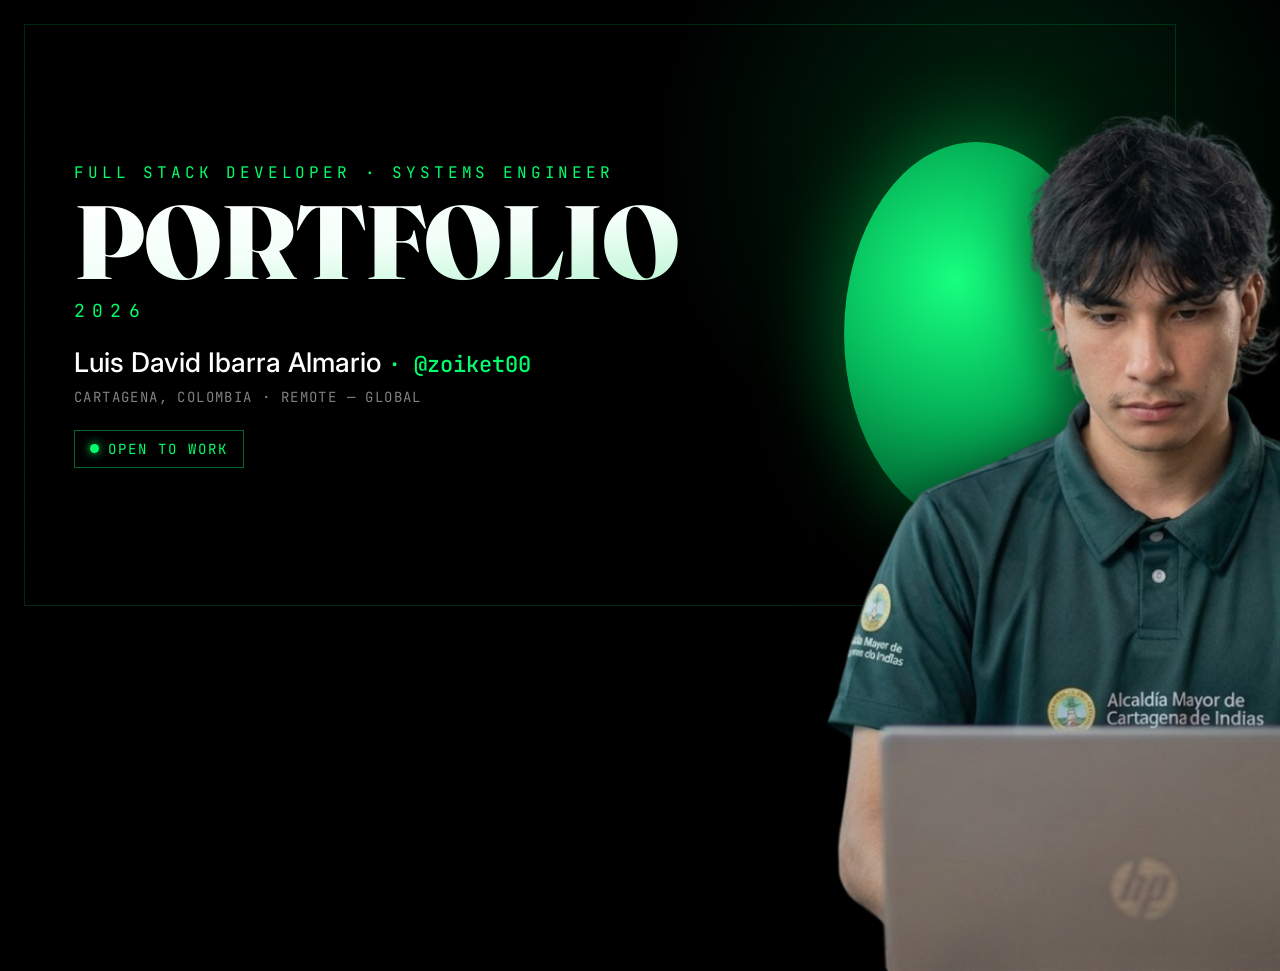
<file: og.html>
<!DOCTYPE html>
<html lang="en">
<head>
<meta charset="UTF-8">
<link rel="preconnect" href="https://fonts.googleapis.com">
<link rel="preconnect" href="https://fonts.gstatic.com" crossorigin>
<link href="https://fonts.googleapis.com/css2?family=Fraunces:opsz,wght@9..144,500..900&family=Inter:wght@300;400;500;600&family=JetBrains+Mono:wght@400;500;700&display=swap" rel="stylesheet">
<style>
  *{margin:0;padding:0;box-sizing:border-box}
  body{width:1200px;height:630px;overflow:hidden;background:#000;font-family:'Inter',sans-serif;color:#fff;position:relative}
  .glow{position:absolute;width:720px;height:720px;border-radius:50%;background:radial-gradient(circle,rgba(0,255,106,.15),transparent 68%);top:-200px;right:-160px}
  .scan{position:absolute;inset:0;background:repeating-linear-gradient(0deg,transparent 0,transparent 2px,rgba(0,0,0,.5) 3px,rgba(0,0,0,.5) 3px);opacity:.32;pointer-events:none}
  .border{position:absolute;inset:24px;border:1px solid rgba(0,255,106,.16);pointer-events:none}
  .wrap{position:relative;display:flex;height:100%;align-items:center;justify-content:space-between;padding:0 74px;gap:40px;z-index:2}
  .txt{max-width:640px}
  .kick{font-family:'JetBrains Mono',monospace;font-size:16px;letter-spacing:.24em;color:#00ff6a;text-transform:uppercase;margin-bottom:12px}
  .title{font-family:'Fraunces',serif;font-weight:880;font-size:104px;line-height:.9;letter-spacing:-.01em;text-transform:uppercase;
    background:linear-gradient(174deg,#fff 0%,#f3fff8 52%,#9bf0bf 125%);-webkit-background-clip:text;background-clip:text;-webkit-text-fill-color:transparent}
  .yr{font-family:'JetBrains Mono',monospace;font-size:18px;letter-spacing:.4em;color:#00ff6a;margin-top:10px}
  .name{font-size:27px;font-weight:500;margin-top:24px}
  .name b{color:#00ff6a;font-family:'JetBrains Mono',monospace;font-weight:500;font-size:22px}
  .role{font-family:'JetBrains Mono',monospace;font-size:14px;letter-spacing:.1em;color:rgba(255,255,255,.5);text-transform:uppercase;margin-top:9px}
  .badge{display:inline-flex;align-items:center;gap:9px;margin-top:24px;font-family:'JetBrains Mono',monospace;font-size:14px;letter-spacing:.14em;color:#00ff6a;border:1px solid rgba(0,255,106,.4);padding:9px 15px;text-transform:uppercase}
  .badge i{width:9px;height:9px;border-radius:50%;background:#00ff6a;box-shadow:0 0 10px #00ff6a;display:inline-block}
  .photo{position:relative;width:300px;height:480px;flex-shrink:0;display:grid;place-items:end center}
  .disc{position:absolute;inset:14% 6% 6%;border-radius:50%;background:radial-gradient(circle at 42% 36%,#17ff80,#06b85a 44%,#026c35 80%,#013b1d);box-shadow:0 0 90px rgba(0,255,106,.4)}
  .photo img{position:relative;z-index:2;height:96%;object-fit:contain;object-position:bottom;filter:drop-shadow(0 14px 30px rgba(0,0,0,.6))}
</style>
</head>
<body>
  <div class="glow"></div>
  <div class="border"></div>
  <div class="wrap">
    <div class="txt">
      <div class="kick">Full Stack Developer · Systems Engineer</div>
      <div class="title">Portfolio</div>
      <div class="yr">2026</div>
      <div class="name">Luis David Ibarra Almario <b>· @zoiket00</b></div>
      <div class="role">Cartagena, Colombia · Remote — Global</div>
      <div class="badge"><i></i> Open to work</div>
    </div>
    <div class="photo"><div class="disc"></div><img src="assets/profile.png" alt=""></div>
  </div>
  <div class="scan"></div>
</body>
</html>
</file>
